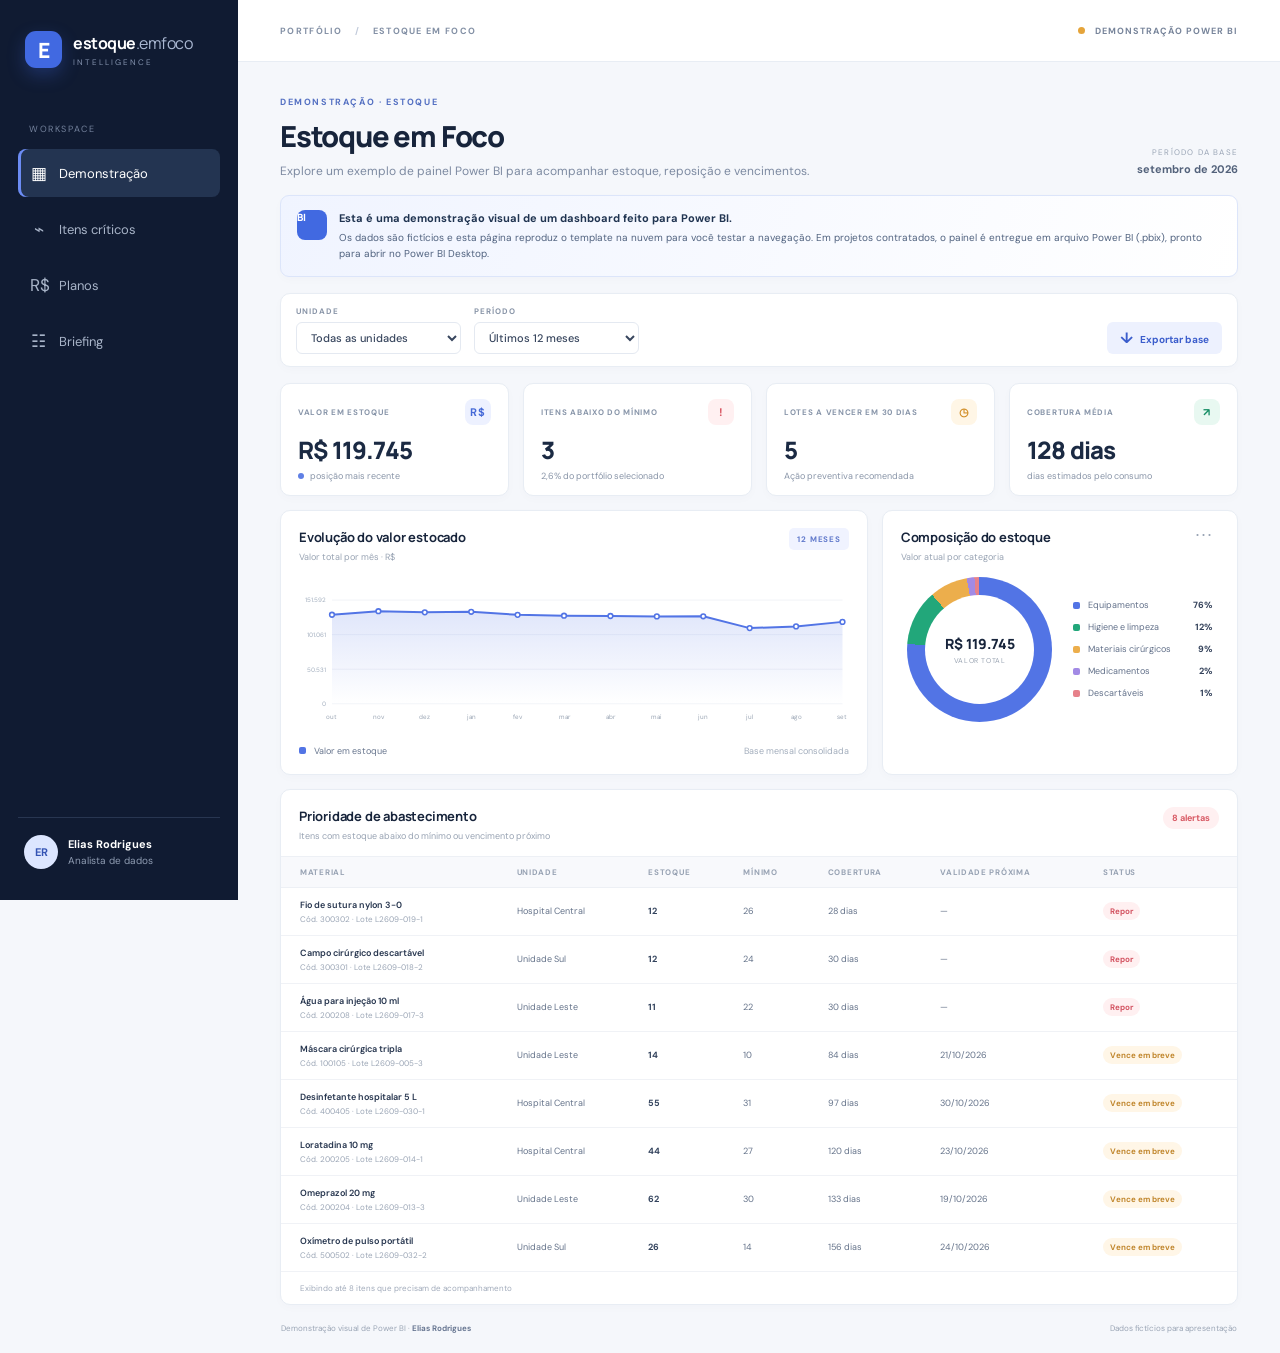
<file: index.html>
<!doctype html>
<html lang="pt-BR">
<head>
  <meta charset="utf-8">
  <meta name="viewport" content="width=device-width, initial-scale=1">
  <meta name="theme-color" content="#101b32">
  <meta name="description" content="Demonstração visual de um dashboard Power BI para gestão de estoque, com planos de serviço e briefing do projeto.">
  <title>Demonstração Power BI | Estoque em Foco</title>
  <link rel="stylesheet" href="assets/style.css?v=3">
</head>
<body>
  <div class="app-shell">
    <aside class="sidebar">
      <a class="brand" href="#painel" data-view="painel" aria-label="Abrir demonstração Estoque em Foco"><span class="brand-mark">E</span><span><b>estoque<span class="brand-light">.emfoco</span></b><small>INTELLIGENCE</small></span></a>
      <div class="side-label">WORKSPACE</div>
      <nav class="side-nav" aria-label="Navegação da página">
        <a class="nav-link active" href="#painel" data-view="painel"><span class="nav-icon">▦</span> Demonstração</a>
        <a class="nav-link" href="#criticos"><span class="nav-icon">⌁</span> Itens críticos</a>
        <a class="nav-link" href="#planos" data-view="planos"><span class="nav-icon">R$</span> Planos</a>
        <a class="nav-link" href="#briefing" data-view="briefing"><span class="nav-icon">☷</span> Briefing</a>
      </nav>
      <div class="side-bottom"><div class="avatar">ER</div><div><b>Elias Rodrigues</b><small>Analista de dados</small></div></div>
    </aside>
    <main id="inicio">
      <header class="topbar"><div class="crumb">PORTFÓLIO <span>/</span> ESTOQUE EM FOCO</div><div class="top-status"><i></i> DEMONSTRAÇÃO POWER BI</div></header>
      <div class="content app-content">
       <section class="view-window is-active" id="painel" data-window="painel">
        <div class="intro-row"><div><p class="eyebrow">DEMONSTRAÇÃO · ESTOQUE</p><h1>Estoque em Foco</h1><p class="subhead">Explore um exemplo de painel Power BI para acompanhar estoque, reposição e vencimentos.</p></div><div class="updated"><span>PERÍODO DA BASE</span><b id="update-date">—</b></div></div>
        <div class="delivery-note"><span class="delivery-icon">BI</span><p><b>Esta é uma demonstração visual de um dashboard feito para Power BI.</b><span>Os dados são fictícios e esta página reproduz o template na nuvem para você testar a navegação. Em projetos contratados, o painel é entregue em arquivo Power BI (.pbix), pronto para abrir no Power BI Desktop.</span></p></div>
        <div class="filters"><label>UNIDADE<select id="hospital-filter"><option value="Todas">Todas as unidades</option></select></label><label>PERÍODO<select id="period-filter"><option value="12">Últimos 12 meses</option><option value="6">Últimos 6 meses</option><option value="3">Últimos 3 meses</option></select></label><button id="download-csv" class="export-btn" type="button"><span>↓</span> Exportar base</button></div>
        <section class="kpi-grid" aria-label="Indicadores principais">
          <article class="kpi-card"><div class="kpi-head"><span>VALOR EM ESTOQUE</span><span class="kpi-icon blue">R$</span></div><strong id="kpi-value">—</strong><div class="kpi-foot"><span class="dot blue-dot"></span> posição mais recente</div></article>
          <article class="kpi-card"><div class="kpi-head"><span>ITENS ABAIXO DO MÍNIMO</span><span class="kpi-icon red">!</span></div><strong id="kpi-low">—</strong><div class="kpi-foot"><span id="low-rate">—</span> do portfólio selecionado</div></article>
          <article class="kpi-card"><div class="kpi-head"><span>LOTES A VENCER EM 30 DIAS</span><span class="kpi-icon amber">◷</span></div><strong id="kpi-expiring">—</strong><div class="kpi-foot">Ação preventiva recomendada</div></article>
          <article class="kpi-card"><div class="kpi-head"><span>COBERTURA MÉDIA</span><span class="kpi-icon green">↗</span></div><strong id="kpi-cover">—</strong><div class="kpi-foot">dias estimados pelo consumo</div></article>
        </section>
        <section class="chart-grid">
          <article class="panel trend-panel"><div class="panel-title"><div><h2>Evolução do valor estocado</h2><p>Valor total por mês · R$</p></div><span class="period-chip" id="trend-period">12 MESES</span></div><div class="chart-area" id="trend-chart" aria-label="Gráfico de evolução do valor em estoque"></div><div class="chart-legend"><span><i class="legend-blue"></i> Valor em estoque</span><span class="muted">Base mensal consolidada</span></div></article>
          <article class="panel category-panel"><div class="panel-title"><div><h2>Composição do estoque</h2><p>Valor atual por categoria</p></div><button class="more" aria-label="Informações sobre composição" title="Distribuição do valor em estoque">···</button></div><div class="donut-wrap"><div id="donut-chart" class="donut"><div class="donut-center"><b id="donut-total">—</b><span>VALOR TOTAL</span></div></div><div id="category-legend" class="category-legend"></div></div></article>
        </section>
        <section class="panel table-panel" id="criticos"><div class="panel-title table-heading"><div><h2>Prioridade de abastecimento</h2><p>Itens com estoque abaixo do mínimo ou vencimento próximo</p></div><span class="alert-count" id="alert-count">—</span></div><div class="table-scroll"><table><thead><tr><th>MATERIAL</th><th>UNIDADE</th><th>ESTOQUE</th><th>MÍNIMO</th><th>COBERTURA</th><th>VALIDADE PRÓXIMA</th><th>STATUS</th></tr></thead><tbody id="critical-rows"></tbody></table></div><div class="table-foot">Exibindo até 8 itens que precisam de acompanhamento</div></section>
       </section>
       <section class="view-window content-window sales-section" id="planos" data-window="planos" hidden>
          <div class="window-heading"><div><p class="eyebrow">SERVIÇO DE BUSINESS INTELLIGENCE</p><h1>Planos para seu dashboard</h1><p class="sales-lead">Escolha um ponto de partida. Vamos adaptar o painel às suas planilhas, aos seus indicadores e à rotina da sua equipe.</p></div><span class="window-tag">ENTREGA EM POWER BI</span></div>
          <div class="offer-note"><span class="note-mark">i</span><p><b>Todos os planos entregam um arquivo Power BI (.pbix).</b> Você abre e edita o relatório no Power BI Desktop. Esta página é apenas a demonstração online do modelo visual. Publicação no Power BI Service, integração com ERP/API e licenças podem ser orçadas separadamente.</p></div>
          <div class="offer-grid">
            <article class="offer-card"><div class="offer-top"><span class="offer-label">PARA COMEÇAR</span><span class="offer-price">R$ 1.500</span></div><h3>Essencial</h3><p class="offer-description">Para organizar uma planilha e enxergar o que merece atenção primeiro.</p><ul><li>1 arquivo Excel ou CSV</li><li>1 página com visão geral</li><li>Até 6 indicadores e filtros</li><li>Arquivo Power BI (.pbix) e instrução de atualização</li><li>1 rodada de ajustes e orientação de 45 min</li></ul><div class="offer-delivery">Prazo estimado: 5 a 7 dias úteis</div><a class="offer-link" href="#briefing">Entender o briefing →</a></article>
            <article class="offer-card offer-featured"><div class="offer-top"><span class="offer-label">MAIS ESCOLHIDO</span><span class="offer-price">R$ 2.200</span></div><h3>Gestão</h3><p class="offer-description">Para acompanhar estoque, reposição e vencimentos em um só lugar.</p><ul><li>Até 2 arquivos Excel ou CSV organizados</li><li>Até 3 páginas: geral, reposição e validade</li><li>Até 10 indicadores e filtros</li><li>Arquivo Power BI (.pbix) e instruções</li><li>2 revisões e orientação de 60 min</li></ul><div class="offer-delivery">Prazo estimado: 8 a 10 dias úteis</div><a class="offer-link" href="#briefing">Entender o briefing →</a></article>
            <article class="offer-card"><div class="offer-top"><span class="offer-label">ANÁLISE AMPLIADA</span><span class="offer-price">R$ 3.000</span></div><h3>Avançado</h3><p class="offer-description">Para combinar mais fontes e analisar diferentes prioridades.</p><ul><li>Até 3 fontes em arquivos tabulares</li><li>Até 4 páginas e 14 indicadores</li><li>Cobertura, vencimentos e estoque parado</li><li>Arquivo Power BI (.pbix) e documentação</li><li>2 revisões e treinamento de 90 min</li></ul><div class="offer-delivery">Prazo estimado: 10 a 15 dias úteis</div><a class="offer-link" href="#briefing">Entender o briefing →</a></article>
          </div>
          <p class="offer-footnote">O prazo começa quando recebemos os arquivos e aprovamos os indicadores. Integrações, automações, licenças e publicação do relatório no Power BI Service não estão incluídas; podem ser avaliadas em uma proposta separada.</p>
        </section>
        <section class="view-window content-window briefing-section" id="briefing" data-window="briefing" hidden>
          <div class="window-heading"><div><p class="eyebrow">PRIMEIRA CONVERSA</p><h1>Briefing do projeto</h1><p class="sales-lead">Uma conversa de 20 a 30 minutos para entender o que você precisa e indicar o plano certo. Estas são as perguntas que vamos alinhar.</p></div><span class="window-tag">20–30 MIN</span></div>
          <div class="briefing-grid">
            <article class="brief-card"><span class="brief-number">01</span><div><h3>O que você quer melhorar?</h3><p>Quem vai usar o painel e que decisão precisa tomar? Hoje, o maior desafio é falta de produto, excesso, vencimento ou outro?</p></div></article>
            <article class="brief-card"><span class="brief-number">02</span><div><h3>Quais dados você já tem?</h3><p>Os dados estão em Excel, CSV ou sistema? Com que frequência são atualizados e quais informações aparecem nos arquivos?</p></div></article>
            <article class="brief-card"><span class="brief-number">03</span><div><h3>Como os números são calculados?</h3><p>Como vocês definem estoque mínimo, consumo, cobertura, custo e prazo para considerar um lote próximo do vencimento?</p></div></article>
            <article class="brief-card"><span class="brief-number">04</span><div><h3>O que precisa aparecer?</h3><p>Vamos escolher as páginas e os indicadores mais úteis: resumo, reposição, validade, excesso ou comparação entre unidades.</p></div></article>
            <article class="brief-card"><span class="brief-number">05</span><div><h3>Quem vai atualizar e usar o painel?</h3><p>Vamos combinar quem fornece os arquivos, quem consulta o relatório e como a equipe pretende compartilhá-lo.</p></div></article>
            <article class="brief-card"><span class="brief-number">06</span><div><h3>Como vamos conferir o resultado?</h3><p>Definiremos quem valida os números, qual relatório será usado como comparação e quantas revisões estão incluídas.</p></div></article>
          </div>
          <div class="privacy-note"><span>Quais arquivos separar?</span><p>Uma amostra pequena e autorizada já ajuda a estimar o trabalho. Remova dados pessoais e nunca envie senhas ou dados de pacientes. A demonstração desta página usa dados fictícios.</p></div>
          <div class="briefing-close"><div><b>Depois da conversa</b><span>Você recebe uma proposta com o que será feito, prazo, valor e entrega do arquivo Power BI (.pbix).</span></div><a href="#painel">Voltar à demonstração ↑</a></div>
        </section>
        <footer><span>Demonstração visual de Power BI · <b>Elias Rodrigues</b></span><span>Dados fictícios para apresentação</span></footer>
      </div>
    </main>
  </div>
  <script src="assets/app.js?v=3"></script>
</body>
</html>
</file>
<file: assets/style.css>
@import url('https://fonts.googleapis.com/css2?family=DM+Sans:wght@400;500;600;700&family=Manrope:wght@400;500;600;700;800&display=swap');
:root{--navy:#101b32;--navy2:#182642;--ink:#17243b;--muted:#7d8aa1;--line:#e8edf4;--bg:#f5f7fb;--blue:#4169e1;--blue2:#6e8df0;--green:#23a77a;--amber:#e7a33e;--red:#df626c;--white:#fff}*{box-sizing:border-box}body{margin:0;background:var(--bg);color:var(--ink);font-family:'DM Sans',sans-serif;font-size:14px}.app-shell{min-height:100vh}.sidebar{width:238px;background:var(--navy);position:fixed;inset:0 auto 0 0;padding:28px 18px;color:white;display:flex;flex-direction:column;z-index:2}.brand{display:flex;align-items:center;gap:11px;text-decoration:none;color:white;margin:3px 7px 55px}.brand-mark{width:37px;height:37px;border-radius:11px;background:#4169e1;display:grid;place-items:center;font:800 21px Manrope;box-shadow:0 7px 18px #4169e14c}.brand b{font:700 16px Manrope;letter-spacing:-.5px}.brand-light{font-weight:400;color:#aab8d2}.brand small{display:block;font-size:8px;letter-spacing:2px;color:#8493ae;margin-top:3px}.side-label{font-size:9px;letter-spacing:1.6px;color:#74829c;margin:0 11px 14px}.nav-link{color:#a8b4c8;text-decoration:none;padding:13px 12px;border-radius:8px;margin-bottom:5px;font-size:13px;display:flex;gap:12px;align-items:center}.nav-link.active{color:white;background:#233451;box-shadow:inset 3px 0 #6c8cf4}.nav-icon{width:17px;text-align:center;font-size:17px}.side-bottom{margin-top:auto;padding:17px 6px 3px;border-top:1px solid #283651;display:flex;align-items:center;gap:10px}.avatar{width:34px;height:34px;border-radius:50%;background:#dce6ff;color:#3454b4;display:grid;place-items:center;font-size:11px;font-weight:700}.side-bottom b,.side-bottom small{display:block}.side-bottom b{font-size:11px}.side-bottom small{font-size:10px;color:#8f9cb2;margin-top:3px}main{margin-left:238px}.topbar{height:62px;border-bottom:1px solid var(--line);background:white;display:flex;align-items:center;justify-content:space-between;padding:0 42px}.crumb{font-size:9px;font-weight:700;color:#8390a5;letter-spacing:1.3px}.crumb span{padding:0 9px;color:#c1cada}.top-status{font-size:9px;letter-spacing:1px;color:#77849a;font-weight:700}.top-status i{display:inline-block;width:7px;height:7px;border-radius:50%;background:#e5a43a;margin-right:7px}.content{max-width:1440px;margin:auto;padding:34px 42px 20px}.intro-row{display:flex;justify-content:space-between;align-items:flex-end;margin-bottom:25px}.eyebrow{font-size:9px;letter-spacing:1.6px;color:#5470c2;font-weight:700;margin:0 0 8px}h1,h2,p{margin-top:0}h1{font:800 29px Manrope;letter-spacing:-1.2px;margin-bottom:7px}.subhead{color:var(--muted);font-size:12px;margin-bottom:0}.updated{text-align:right;padding-bottom:3px}.updated span,.updated b{display:block}.updated span{font-size:8px;letter-spacing:1.2px;color:#9aa5b6;margin-bottom:5px}.updated b{font-size:11px;color:#53627b}.filters{background:white;border:1px solid var(--line);border-radius:10px;display:flex;align-items:end;gap:13px;padding:12px 15px;margin-bottom:16px;box-shadow:0 3px 10px #26395a05}.filters label{font-size:8px;font-weight:700;letter-spacing:1px;color:#8995a8;display:flex;flex-direction:column;gap:6px}.filters select{height:32px;min-width:165px;padding:0 29px 0 10px;border:1px solid #e4e9f1;border-radius:6px;background:#fff;color:#38465e;font:500 11px 'DM Sans';outline-color:#92a7ee}.export-btn{margin-left:auto;height:32px;border:0;border-radius:6px;background:#edf1fe;color:#3b5dcc;font:700 10px 'DM Sans';padding:0 13px;cursor:pointer}.export-btn:hover{background:#e0e7ff}.export-btn span{font-size:15px;margin-right:5px}.kpi-grid{display:grid;grid-template-columns:repeat(4,1fr);gap:14px;margin-bottom:14px}.kpi-card,.panel{background:white;border:1px solid var(--line);border-radius:10px;box-shadow:0 3px 10px #26395a05}.kpi-card{padding:15px 17px 13px;min-height:110px}.kpi-head{display:flex;align-items:center;justify-content:space-between;color:#8895a9;font-size:8px;letter-spacing:.7px;font-weight:700}.kpi-icon{height:26px;width:26px;border-radius:8px;display:grid;place-items:center;font-size:11px;font-weight:700}.blue{color:#4569d7;background:#edf1ff}.red{color:#d85561;background:#fff0f1}.amber{color:#d08a20;background:#fff6e6}.green{color:#178d65;background:#e8f8f1}.kpi-card strong{font:800 24px Manrope;letter-spacing:-.8px;display:block;margin:8px 0 4px;color:#1b2a43}.kpi-foot{font-size:9px;color:#8995a8}.dot{display:inline-block;width:6px;height:6px;border-radius:50%;margin-right:4px}.blue-dot{background:#6080e5}.chart-grid{display:grid;grid-template-columns:1.65fr 1fr;gap:14px;margin-bottom:14px}.panel{padding:17px 18px}.chart-grid .panel{min-height:260px}.panel-title{display:flex;justify-content:space-between;align-items:flex-start}.panel-title h2{font:700 13px Manrope;letter-spacing:-.2px;margin-bottom:5px}.panel-title p{font-size:9px;color:#98a3b3;margin-bottom:0}.period-chip{font-size:8px;letter-spacing:.8px;color:#6079cb;background:#f0f3ff;padding:6px 8px;border-radius:5px;font-weight:700}.more{border:0;background:none;font-size:18px;color:#9ba6b6;letter-spacing:1px;line-height:10px}.chart-area{height:168px;margin-top:12px}.chart-area svg{width:100%;height:100%;overflow:visible}.chart-legend{display:flex;justify-content:space-between;align-items:center;font-size:9px;color:#68768e;margin-top:2px}.chart-legend i{display:inline-block;width:7px;height:7px;border-radius:2px;margin-right:6px}.legend-blue{background:#5274e5}.muted{color:#a2adbc}.donut-wrap{display:flex;align-items:center;justify-content:space-around;gap:16px;padding:14px 4px 0}.donut{width:145px;height:145px;border-radius:50%;position:relative;background:conic-gradient(#5274e5 0deg 110deg,#22a77a 110deg 200deg,#ecae4c 200deg 265deg,#a28ae5 265deg 320deg,#e6818a 320deg)}.donut:after{content:'';position:absolute;inset:18px;border-radius:50%;background:#fff}.donut-center{position:absolute;z-index:1;inset:0;display:flex;flex-direction:column;align-items:center;justify-content:center}.donut-center b{font:800 14px Manrope}.donut-center span{font-size:7px;color:#9ba5b3;letter-spacing:.6px;margin-top:3px}.category-legend{display:grid;gap:10px;min-width:140px}.category-item{display:grid;grid-template-columns:8px 1fr auto;align-items:center;gap:7px;font-size:9px;color:#63718a}.category-item i{width:7px;height:7px;border-radius:2px}.category-item b{font-size:9px;color:#34425b}.table-panel{padding:17px 0 0;margin-bottom:13px}.table-heading{padding:0 18px 14px}.alert-count{border-radius:12px;background:#fff0f1;color:#d85a65;font-size:9px;font-weight:700;padding:5px 9px}.table-scroll{overflow-x:auto}table{width:100%;border-collapse:collapse;text-align:left;white-space:nowrap}th{padding:10px 13px;background:#f8f9fc;border-top:1px solid #edf0f5;border-bottom:1px solid #edf0f5;color:#97a2b3;font-size:8px;letter-spacing:.7px;font-weight:700}th:first-child,td:first-child{padding-left:19px}td{padding:11px 13px;border-bottom:1px solid #f0f2f6;color:#65738a;font-size:9px}tbody tr:last-child td{border-bottom:0}.material-cell b,.material-cell small{display:block}.material-cell b{color:#26354e;font-size:9px;font-weight:600}.material-cell small{font-size:8px;color:#9aa5b5;margin-top:3px}.qty{font-weight:700;color:#33435d}.coverage{color:#65738a}.status{padding:4px 7px;border-radius:10px;font-size:8px;font-weight:700}.status.critical{background:#fff0f1;color:#d35361}.status.warning{background:#fff6e7;color:#c1872e}.table-foot{padding:11px 19px;color:#a0aaba;font-size:8px;border-top:1px solid #f0f2f6}footer{display:flex;justify-content:space-between;padding:5px 1px 0;font-size:8px;color:#9aa5b5}footer b{color:#687792}@media(max-width:1100px){.sidebar{width:200px}main{margin-left:200px}.content{padding:29px 25px}.topbar{padding:0 25px}.chart-grid{grid-template-columns:1fr}.category-panel{min-height:220px!important}}@media(max-width:760px){.sidebar{position:static;width:auto;height:auto;padding:13px 16px;flex-direction:row;align-items:center}.brand{margin:0}.side-label,.nav-link,.side-bottom{display:none}main{margin:0}.topbar{height:45px;padding:0 17px}.content{padding:24px 15px}.intro-row{align-items:flex-start}.updated{display:none}h1{font-size:25px}.subhead{font-size:11px;line-height:1.5;max-width:340px}.filters{gap:8px;padding:10px;flex-wrap:wrap}.filters label{flex:1}.filters select{min-width:0;width:100%}.export-btn{margin-left:0;flex:1}.kpi-grid{grid-template-columns:repeat(2,1fr);gap:9px}.kpi-card{padding:12px;min-height:103px}.kpi-head{font-size:7px}.kpi-card strong{font-size:21px}.chart-grid{gap:10px}.panel{padding:14px}.chart-grid .panel{min-height:240px}.donut-wrap{gap:8px}.donut{width:126px;height:126px}.category-legend{min-width:125px}.table-heading{padding:0 14px 12px}footer{gap:10px;line-height:1.5}footer span:last-child{text-align:right}}

/* Commercial presentation and project briefing */
.side-nav{display:grid;gap:3px}.nav-link{transition:background .18s ease,color .18s ease}.nav-link:hover{background:#1c2d49;color:#fff}
.sales-section,.briefing-section{scroll-margin-top:24px;margin-top:48px;padding-top:28px;border-top:1px solid #e4e9f1}.sales-heading,.briefing-header{display:flex;justify-content:space-between;align-items:flex-end;gap:24px}.sales-heading h2,.briefing-header h2{max-width:740px;margin-bottom:10px;font:800 25px Manrope;letter-spacing:-.8px;color:#1a2942}.sales-lead{max-width:720px;color:#7d8aa1;line-height:1.65;font-size:12px;margin-bottom:0}.sales-cta{flex:0 0 auto;display:inline-flex;align-items:center;gap:15px;background:#4169e1;color:#fff;border-radius:7px;padding:12px 15px;text-decoration:none;font-size:11px;font-weight:700;box-shadow:0 8px 18px #4169e128}.sales-cta:hover{background:#3458cd}.sales-cta span{font-size:16px}.offer-note{display:flex;align-items:flex-start;gap:11px;margin:22px 0 15px;padding:13px 15px;border:1px solid #e1e8fb;border-radius:8px;background:#f3f6ff;color:#61718e}.offer-note p{font-size:10px;line-height:1.6;margin:0}.offer-note b{color:#30466d}.note-mark{flex:0 0 20px;width:20px;height:20px;border-radius:50%;display:grid;place-items:center;background:#dfe7ff;color:#4169e1;font-weight:800;font-size:11px}.offer-grid{display:grid;grid-template-columns:repeat(3,minmax(0,1fr));gap:13px}.offer-card{display:flex;flex-direction:column;background:white;border:1px solid #e5eaf2;border-radius:10px;padding:18px;box-shadow:0 4px 14px #26395a08}.offer-featured{border-color:#91a7f1;box-shadow:0 8px 24px #4169e114;position:relative}.offer-top{display:flex;justify-content:space-between;align-items:center;gap:8px}.offer-label{font-size:8px;letter-spacing:1px;color:#71809a;font-weight:800}.offer-price{font:800 17px Manrope;color:#4169e1;white-space:nowrap}.offer-card h3{font:800 18px Manrope;letter-spacing:-.3px;margin:13px 0 7px;color:#1a2942}.offer-description{min-height:40px;font-size:10px;line-height:1.6;color:#78869d;margin-bottom:10px}.offer-card ul{list-style:none;padding:0;margin:0 0 14px;display:grid;gap:9px}.offer-card li{position:relative;padding-left:17px;font-size:10px;line-height:1.5;color:#56657d}.offer-card li:before{content:'✓';position:absolute;left:0;top:0;color:#23a77a;font-weight:800}.offer-delivery{margin-top:auto;padding:10px 0;border-top:1px solid #edf0f5;color:#74829a;font-size:9px;font-weight:600}.offer-link{padding-top:10px;text-decoration:none;color:#4169e1;font-size:10px;font-weight:700}.offer-link:hover{text-decoration:underline}.offer-footnote{font-size:9px;color:#96a1b1;line-height:1.6;margin:13px 0 0}.briefing-section{padding-bottom:4px}.briefing-header{align-items:center;margin-bottom:18px}.briefing-badge{flex:0 0 auto;border-radius:18px;padding:8px 12px;background:#edf1ff;color:#536fc6;font-size:8px;letter-spacing:.8px;font-weight:800}.briefing-grid{display:grid;grid-template-columns:repeat(2,minmax(0,1fr));gap:10px}.brief-card{display:flex;gap:13px;padding:15px;background:#fff;border:1px solid #e6ebf2;border-radius:9px}.brief-number{flex:0 0 28px;width:28px;height:28px;border-radius:8px;display:grid;place-items:center;background:#edf1ff;color:#4b69cc;font:800 10px Manrope}.brief-card h3{font:700 11px Manrope;color:#253650;margin:1px 0 6px}.brief-card p{font-size:9px;line-height:1.65;color:#7c899e;margin:0}.privacy-note{margin-top:14px;padding:13px 15px;border-radius:8px;background:#f7f9fc;border:1px solid #e9edf3}.privacy-note span{display:block;font:700 10px Manrope;color:#52627a;margin-bottom:5px}.privacy-note p{margin:0;font-size:9px;line-height:1.6;color:#8491a5}.briefing-close{display:flex;align-items:center;justify-content:space-between;gap:18px;margin-top:14px;padding:15px 17px;border-radius:9px;background:#101b32;color:white}.briefing-close b,.briefing-close span{display:block}.briefing-close b{font:700 11px Manrope;margin-bottom:5px}.briefing-close span{font-size:9px;color:#aab7cc}.briefing-close a{flex:0 0 auto;color:#dbe4ff;text-decoration:none;font-size:9px;font-weight:700}.briefing-close a:hover{text-decoration:underline}
@media(max-width:1050px){.offer-grid{grid-template-columns:1fr}.offer-card{min-height:0}.offer-description{min-height:0}.offer-card ul{grid-template-columns:repeat(2,minmax(0,1fr));column-gap:18px}.sales-heading h2,.briefing-header h2{font-size:22px}}
@media(max-width:760px){.sidebar{position:sticky;top:0;height:auto;z-index:5;display:flex;flex-direction:column;align-items:stretch;gap:10px;padding:12px 15px;box-shadow:0 4px 14px #101b3214}.brand{margin:0}.side-label,.side-bottom{display:none}.side-nav{display:flex;gap:5px;overflow-x:auto;margin:0 -3px;padding:0 2px 2px;scrollbar-width:none}.side-nav::-webkit-scrollbar{display:none}.side-nav .nav-link{display:flex;flex:0 0 auto;margin:0;padding:8px 10px;font-size:10px;white-space:nowrap;border-radius:7px}.side-nav .nav-icon{font-size:12px;width:auto}.nav-link.active{box-shadow:inset 0 -2px #6c8cf4}.sales-section,.briefing-section{scroll-margin-top:112px;margin-top:35px;padding-top:23px}.sales-heading,.briefing-header{align-items:flex-start;flex-direction:column;gap:14px}.sales-heading h2,.briefing-header h2{font-size:21px}.sales-cta{padding:11px 13px}.offer-card{padding:15px}.offer-card ul{grid-template-columns:1fr}.briefing-grid{grid-template-columns:1fr}.briefing-badge{align-self:flex-start}.briefing-close{align-items:flex-start;flex-direction:column}.briefing-close a{padding-top:2px}}
.delivery-note{display:flex;align-items:flex-start;gap:12px;padding:14px 16px;margin:-9px 0 16px;border:1px solid #dce5fa;border-radius:9px;background:linear-gradient(110deg,#f0f4ff,#fff);box-shadow:0 3px 10px #26395a05}.delivery-icon{flex:0 0 30px;width:30px;height:30px;border-radius:8px;background:#4169e1;color:white;display:grid;place-items:center;font:800 10px Manrope}.delivery-note p{margin:0;color:#50627f;font-size:10px;line-height:1.6}.delivery-note b,.delivery-note span{display:block}.delivery-note b{color:#203451;font-size:11px;margin-bottom:2px}.top-status{white-space:nowrap}@media(max-width:760px){.delivery-note{margin:-5px 0 13px;padding:12px}.delivery-note p{font-size:9px}.delivery-note b{font-size:10px}.top-status{font-size:7px;letter-spacing:.5px}.crumb{font-size:8px;letter-spacing:.7px}}
.view-window[hidden]{display:none!important}.content-window{min-height:calc(100vh - 132px);margin-top:0;padding-top:30px;border-top:0}.window-heading{display:flex;align-items:flex-end;justify-content:space-between;gap:24px;margin-bottom:20px}.window-heading h1{margin:0 0 9px;font-size:27px;letter-spacing:-.8px}.window-tag{flex:0 0 auto;padding:8px 11px;border-radius:18px;background:#edf1ff;color:#536fc6;font-size:8px;letter-spacing:.7px;font-weight:800}.view-window.is-active{animation:viewEnter .24s ease-out}@keyframes viewEnter{from{opacity:.65;transform:translateY(5px)}to{opacity:1;transform:translateY(0)}}#criticos{scroll-margin-top:20px}.sales-section,.briefing-section{scroll-margin-top:20px}@media(max-width:760px){.content-window{min-height:calc(100vh - 145px);padding-top:22px}.window-heading{align-items:flex-start;flex-direction:column;gap:13px}.window-heading h1{font-size:23px}.window-tag{align-self:flex-start}}
@media(prefers-reduced-motion:reduce){.view-window.is-active{animation:none}}
</file>
